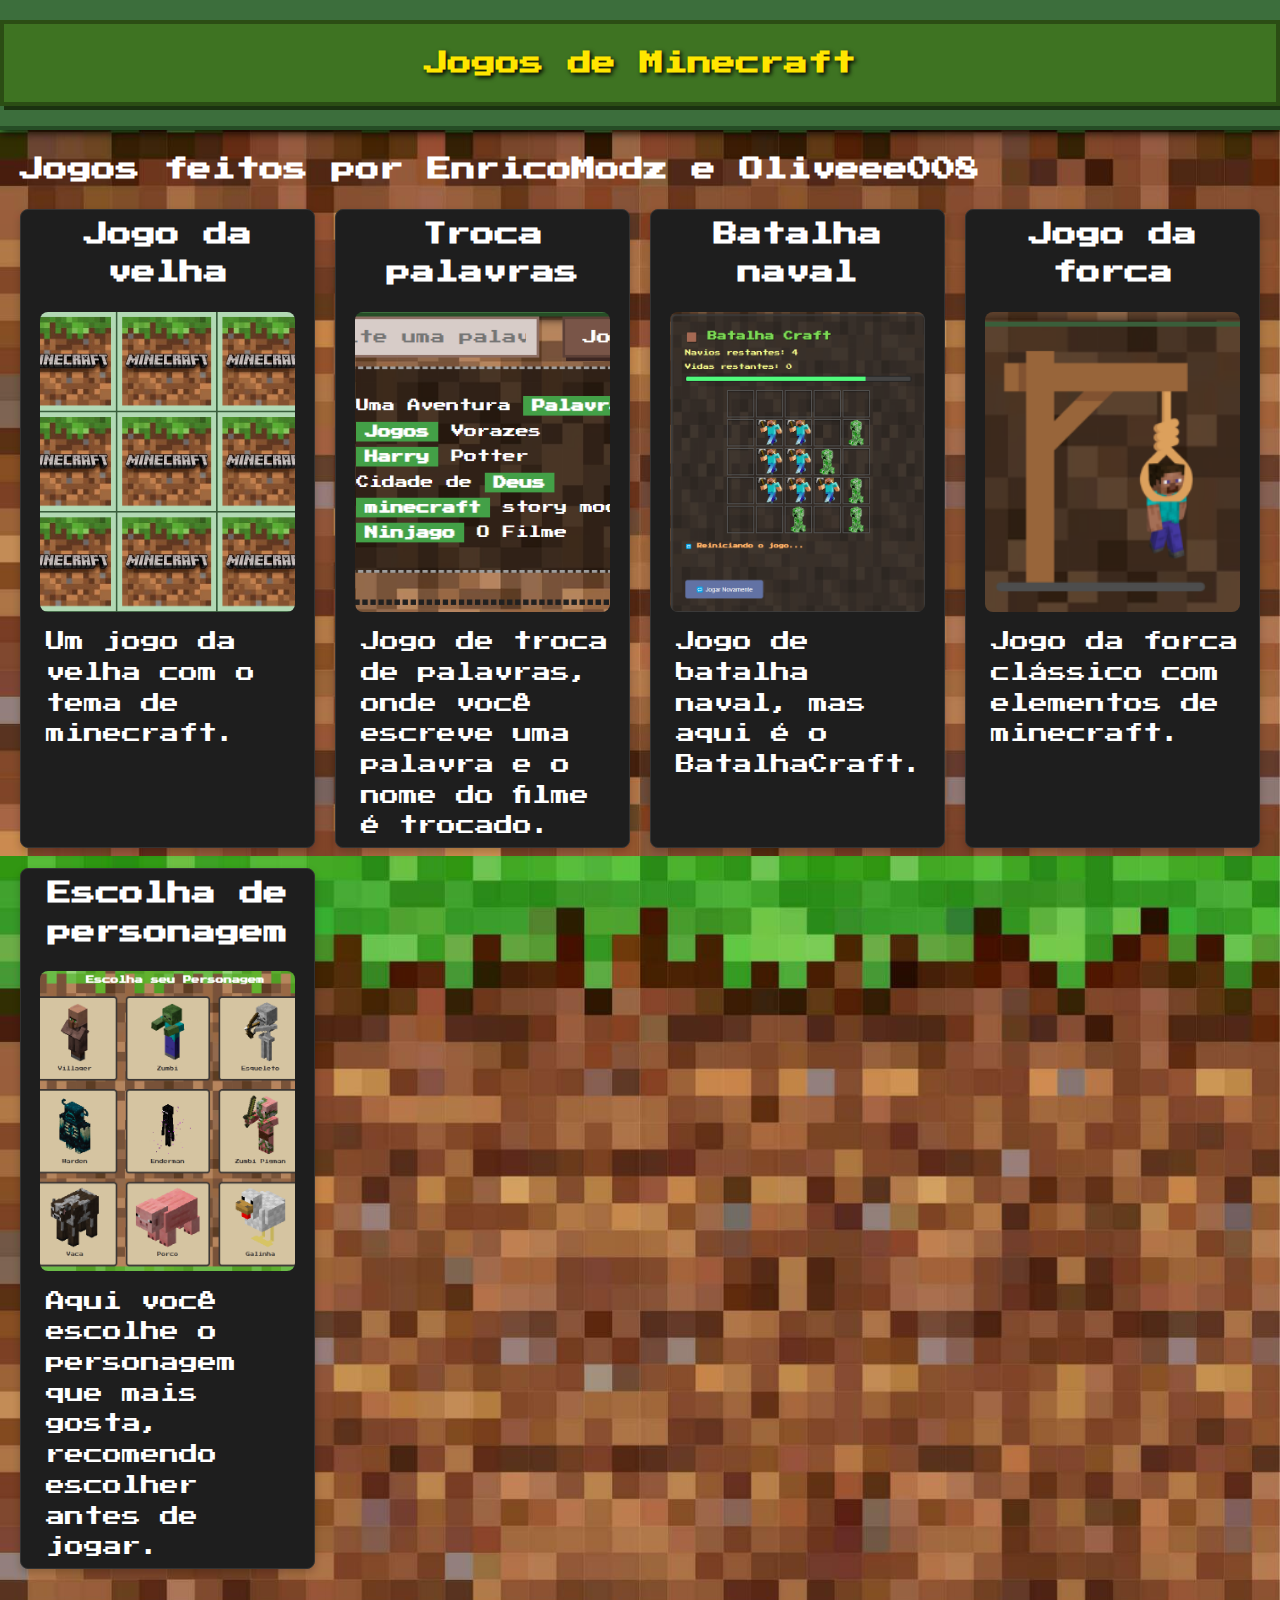
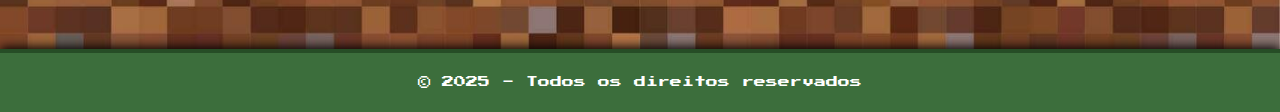
<file: index.html>
<!DOCTYPE html>
<html lang="pt-BR">

  <head>
    <meta charset="UTF-8" />
    <meta name="viewport" content="width=device-width, initial-scale=1.0" />
    <title>Home</title>
    <link rel="stylesheet" href="css/style.css">

  </head>

  <body>
    <header>
      <h1>Jogos de Minecraft</h1>
    </header>

    <div class="container">

      <h2>Jogos feitos por EnricoModz e Oliveee008</h2>

      <a href="JogoDaVelha.html">
        <div class="image-grid">

          <div class="image-card">
            <h2>Jogo da velha</h2>
            <img src="img/jogodavelha.png" />
            <div class="divTexto">
              <p style="font-size: 1.2em;">
                Um jogo da velha com o tema
                de minecraft.
              </p>
            </div>
          </div>
        </a>

        <a href="JogoTrocaPalavras.html">
          <div class="image-card2">
            <h2>Troca palavras</h2>
            <img src="img/trocaPalavra.png" />
            <div class="divTexto">
              <p style="font-size: 1.2em;">
                Jogo de troca de palavras, onde você escreve uma palavra e o
                nome do filme é trocado.
              </p>
            </div>
          </div>
        </a>

        <a href="naval.html"><div class="image-card2">
            <h2>Batalha naval</h2>
            <img src="img/naval.png" />
            <div class="divTexto">
              <p style="font-size: 1.2em;">
                Jogo de batalha naval, mas aqui é o BatalhaCraft.
              </p>
            </div>
          </div>
        </a>

        <a href="forca.html"><div class="image-card2">
            <h2>Jogo da forca</h2>
            <img src="img/forca.png" />
            <div class="divTexto">
              <p style="font-size: 1.2em;">
                Jogo da forca clássico com elementos de minecraft.
              </p>
            </div>
          </div>
        </a>

         <a href="pesonagem.html"><div class="image-card2">
            <h2>Escolha de personagem</h2>
            <img src="img/personagem.png" />
            <div class="divTexto">
              <p style="font-size: 1.2em;">
                Aqui você escolhe o personagem que mais gosta, recomendo escolher antes de jogar.
              </p>
            </div>
          </div>
        </a>

      </div>
    </div>

    <footer>
      <p>&copy; 2025 - Todos os direitos reservados</p>
    </footer>
  </body>

</html>
</file>
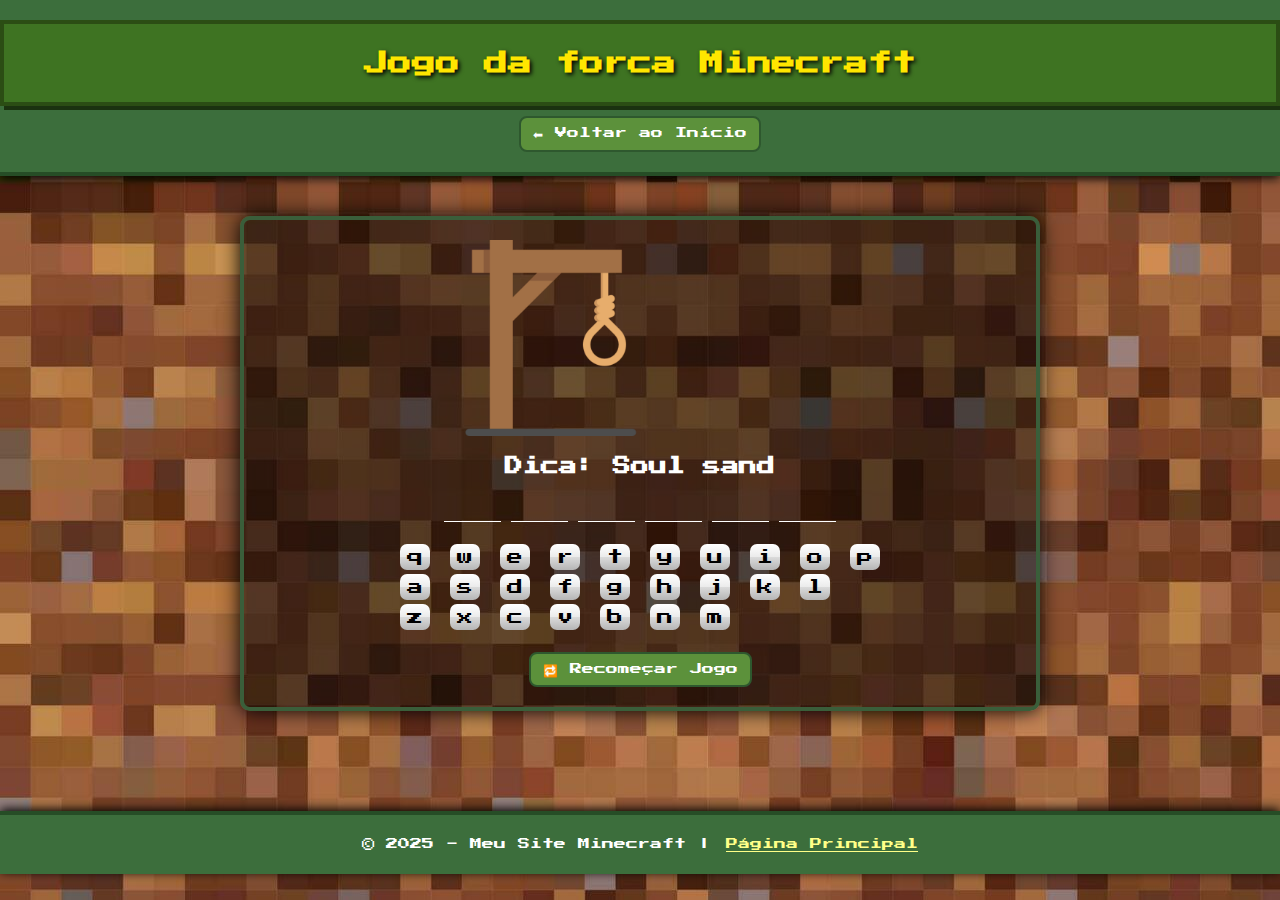
<file: forca.html>
<!DOCTYPE html>
<html lang="pt-br">

<head>
    <meta charset="UTF-8">
    <meta name="viewport" content="width=device-width, initial-scale=1.0">
    <title>Jogo da Forca Mine</title>
    <link rel="stylesheet" href="/css/forca.css">
</head>

<body>

    <header>
      <h1>Jogo da forca Minecraft</h1>
      <nav>
        <a href="index.html">⬅ Voltar ao Início</a>
      </nav>
    </header>

    <main>
        <div id="area">
            <img id="forca" src="img/1.png" width="350" alt="">
            <div id="dica"></div>
            <div id="palavra"></div>
        </div>

        <div id="teclado">
            <button class="tecla" onclick="mandarLetra('q', this)">q</button>
            <button class="tecla" onclick="mandarLetra('w', this)">w</button>
            <button class="tecla" onclick="mandarLetra('e', this)">e</button>
            <button class="tecla" onclick="mandarLetra('r', this)">r</button>
            <button class="tecla" onclick="mandarLetra('t', this)">t</button>
            <button class="tecla" onclick="mandarLetra('y', this)">y</button>
            <button class="tecla" onclick="mandarLetra('u', this)">u</button>
            <button class="tecla" onclick="mandarLetra('i', this)">i</button>
            <button class="tecla" onclick="mandarLetra('o', this)">o</button>
            <button class="tecla" onclick="mandarLetra('p', this)">p</button> <br>
            <button class="tecla" onclick="mandarLetra('a', this)">a</button>
            <button class="tecla" onclick="mandarLetra('s', this)">s</button>
            <button class="tecla" onclick="mandarLetra('d', this)">d</button>
            <button class="tecla" onclick="mandarLetra('f', this)">f</button>
            <button class="tecla" onclick="mandarLetra('g', this)">g</button>
            <button class="tecla" onclick="mandarLetra('h', this)">h</button>
            <button class="tecla" onclick="mandarLetra('j', this)">j</button>
            <button class="tecla" onclick="mandarLetra('k', this)">k</button>
            <button class="tecla" onclick="mandarLetra('l', this)">l</button> <br>
            <button class="tecla" onclick="mandarLetra('z', this)">z</button>
            <button class="tecla" onclick="mandarLetra('x', this)">x</button>
            <button class="tecla" onclick="mandarLetra('c', this)">c</button>
            <button class="tecla" onclick="mandarLetra('v', this)">v</button>
            <button class="tecla" onclick="mandarLetra('b', this)">b</button>
            <button class="tecla" onclick="mandarLetra('n', this)">n</button>
            <button class="tecla" onclick="mandarLetra('m', this)">m</button>
        </div>

         <div class="botao-recomecar" style="margin-top: 20px;">
            <a onclick="iniciarJogo()" >🔁 Recomeçar Jogo</a>
        </div>
        
    </main>

    <footer>
        <p>&copy; 2025 - Meu Site Minecraft | <a href="index.html">Página Principal</a></p>
      </footer>

    <script src="js/forca.js"></script>
</body>

</html>
</file>
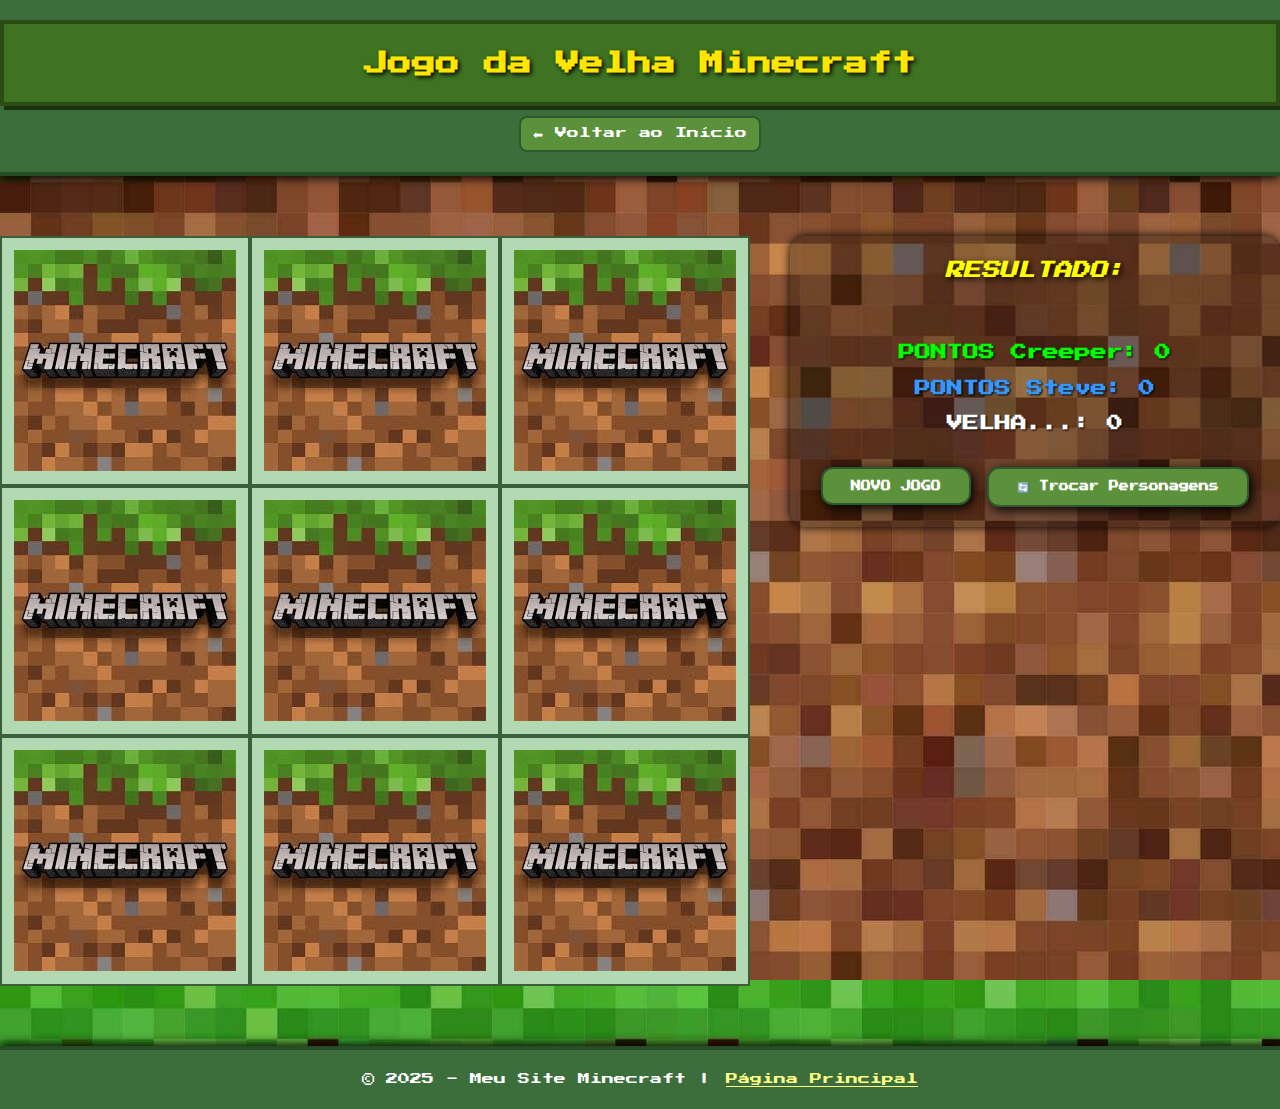
<file: JogoDaVelha.html>
<!DOCTYPE html>
<html lang="pt-BR">
<head>
    <meta charset="UTF-8">
    <title>Jogo da Velha</title>
    <link rel="stylesheet" type="text/css" href="css/velha.css">
    <script type="text/javascript" src="js/velha.js"></script>
</head>
<body onload="recomeca()">
    <header>
      <h1>Jogo da Velha Minecraft</h1>
      <nav>
        <a href="index.html">⬅ Voltar ao Início</a>
      </nav>
    </header>

    <div id="jogoTodo">
    <div id="jogo">
        <div class="linha">
            <div class="casa" id="casa0" onclick="verifica(0)"><img src="" id="img0" /></div>
            <div class="casa" id="casa1" onclick="verifica(1)"><img src="" id="img1" /></div>
            <div class="casa" id="casa2" onclick="verifica(2)"><img src="" id="img2" /></div>
        </div>
        <div class="linha">
            <div class="casa" id="casa3" onclick="verifica(3)"><img src="" id="img3" /></div>
            <div class="casa" id="casa4" onclick="verifica(4)"><img src="" id="img4" /></div>
            <div class="casa" id="casa5" onclick="verifica(5)"><img src="" id="img5" /></div>
        </div>
        <div class="linha">
            <div class="casa" id="casa6" onclick="verifica(6)"><img src="" id="img6" /></div>
            <div class="casa" id="casa7" onclick="verifica(7)"><img src="" id="img7" /></div>
            <div class="casa" id="casa8" onclick="verifica(8)"><img src="" id="img8" /></div>
        </div>
    </div>

    <div id="resultado">
        <p id="resposta">RESULTADO:</p>
        <br>
        <p id="xis" class="xis">PONTOS Creeper: 0 </p>
        <p id="bola" class="bola">PONTOS Steve: 0 </p>
        <p id="velha" class="velha">VELHA...: 0 </p>
        <form>
            <input type="button" id="btnNovo" value="NOVO JOGO" onclick="recomeca()"/>
            <input type="button" value="🔄 Trocar Personagens" onclick="trocarPersonagens()" class="botao-recomecar"/>

        </form>
    </div>
</div>

    <footer>
        <p>&copy; 2025 - Meu Site Minecraft | <a href="index.html">Página Principal</a></p>
      </footer>
    </body>
    
</body>
</html>
</file>
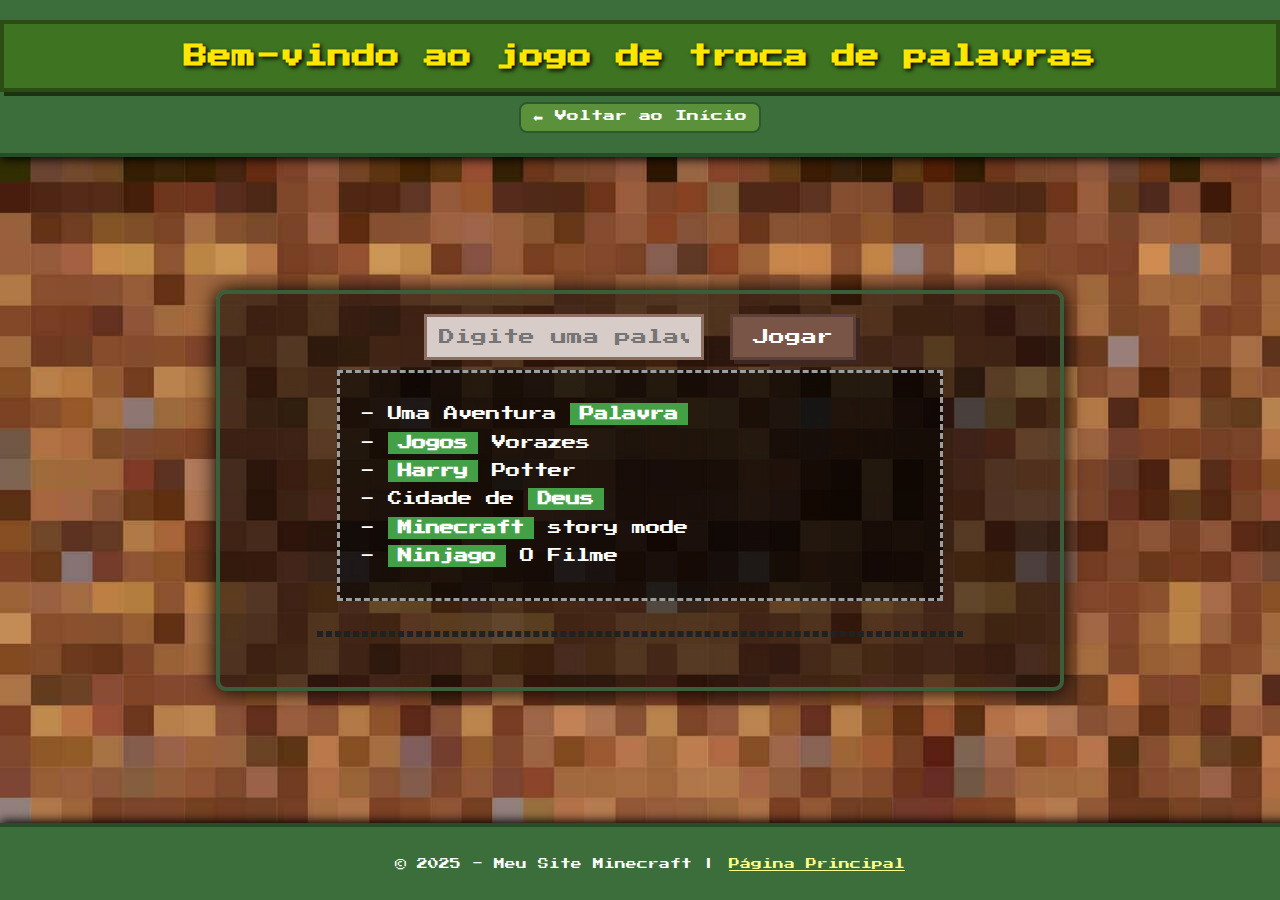
<file: JogoTrocaPalavras.html>
<!DOCTYPE html>
<html lang="pt-br">

<head>
    <meta charset="UTF-8">
    <meta http-equiv="X-UA-Compatible" content="IE=edge">
    <meta name="viewport" content="width=device-width, initial-scale=1.0">
    <title>Troca Palavra Minecraft</title>
    <link rel="stylesheet" href="css/palavra.css">
</head>
<body>
    <header>
      <h1>Bem-vindo ao jogo de troca de palavras</h1>
      <nav>
        <a href="index.html">⬅ Voltar ao Início</a>
      </nav>
    </header>

    <main>
    <input id="palavra" type="text" placeholder="Digite uma palavra">
    <button onclick="jogar()">Jogar</button>

    <div id="caixaPalavras">
        <p>- Uma Aventura <strong>Palavra</strong></p>
        <p>- <strong>Jogos</strong> Vorazes</p>
        <p>- <strong>Harry</strong>  Potter</p>
        <p>-  Cidade de <strong>Deus</strong></p>
        <p>- <strong>Minecraft</strong>  story mode</p>
        <p>- <strong>Ninjago</strong> O Filme </p>
    </div>

    <hr>
    </main>
    <footer>
        <p>&copy; 2025 - Meu Site Minecraft | <a href="index.html">Página Principal</a></p>
      </footer> 
    </body>


    <script src="js/palavra.js"></script>
</body>

</html>
</file>
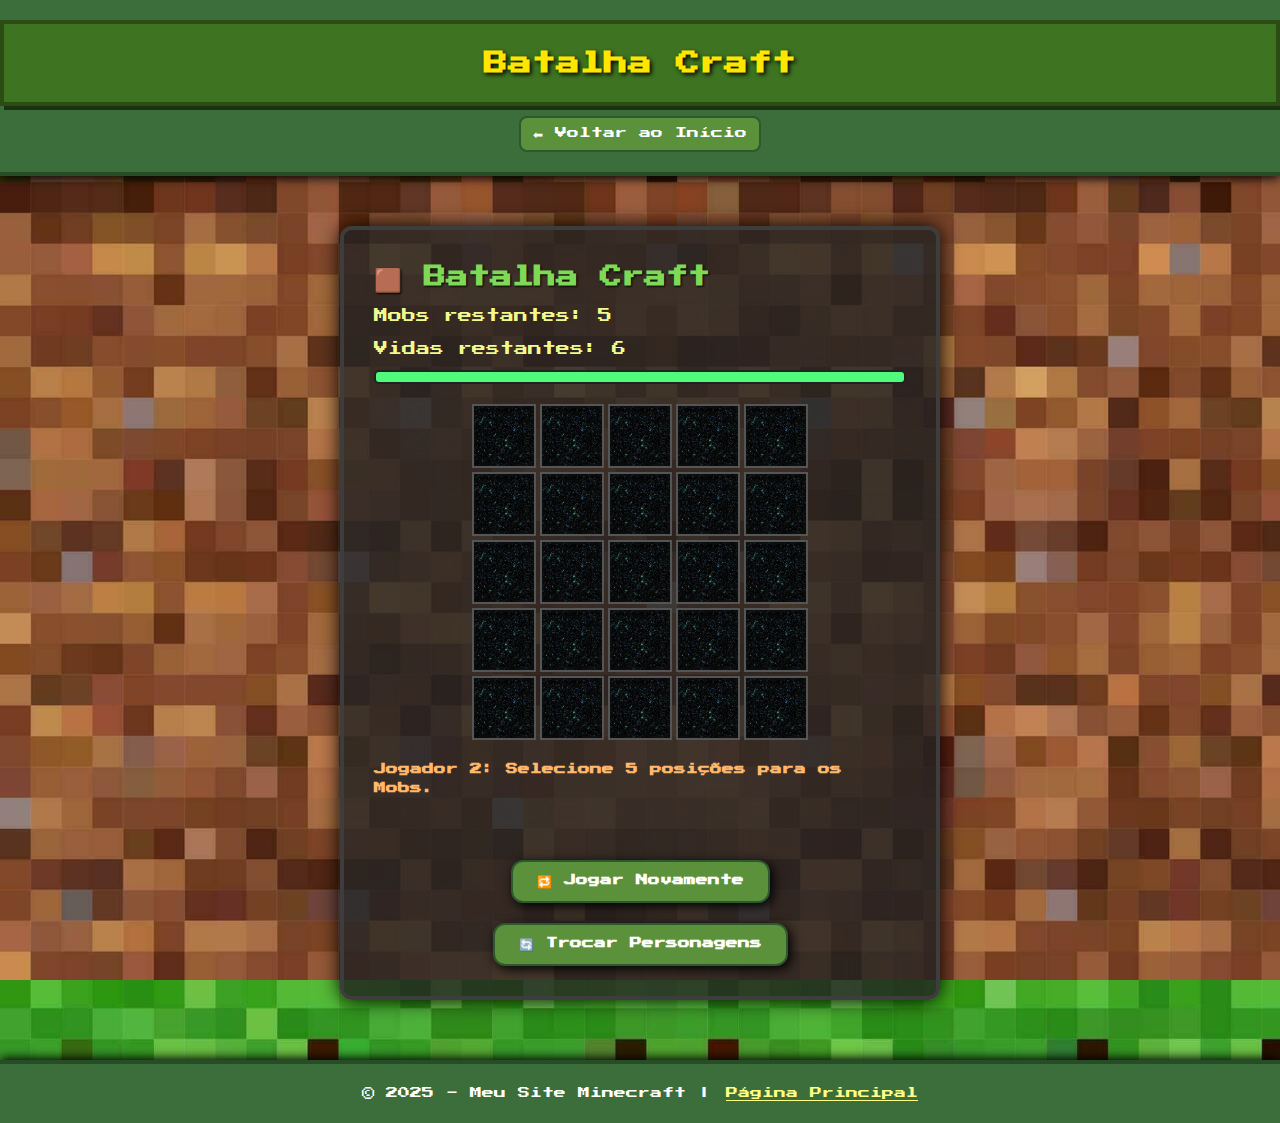
<file: naval.html>
<!DOCTYPE html>
<html lang="pt-BR">
<head>
  <meta charset="UTF-8">
  <title>Batalha Craft</title>
  <link rel="stylesheet" href="css/naval.css">
</head>
<body>
  <header>
    <h1>Batalha Craft</h1>
    <nav>
      <a href="index.html">⬅ Voltar ao Início</a>
    </nav>
  </header>
  
  <div class="container">
    <h2>🟫 Batalha Craft</h2>

    <p class="info">Mobs restantes: <span id="navios">3</span></p>
    <p class="info">Vidas restantes: <span id="vidas">10</span></p>
    <div class="barra-progresso"><div id="barra" class="preenchimento"></div></div>
    <div id="tabuleiro" class="grid"></div>
    <p id="mensagem"></p>

    <!-- Botões -->
    <div style="display: flex; flex-direction: column; align-items: center; gap: 10px; margin-top: 20px;">
      <input type="button" value="🔁 Jogar Novamente" onclick="iniciarJogo()" class="botao-recomecar"/>
      <input type="button" value="🔄 Trocar Personagens" onclick="trocarPersonagens()" class="botao-recomecar"/>
    </div>
  </div>

  <script src="js/naval.js"></script>

  <footer>
    <p>&copy; 2025 - Meu Site Minecraft | <a href="index.html">Página Principal</a></p>
  </footer>
</body>
</html>
</file>
<file: css/style.css>
@import url('https://fonts.googleapis.com/css2?family=Press+Start+2P&display=swap');

:root {
  --bg-color: #121212;
  --text-color: #ffffff;
  --card-bg: #1e1e1e;
  --header-footer-bg: #1f1f1f;
  --link-color: #66b2ff;
  --border-color: #333;
}

* {
  margin: 0;
  padding: 0;
  box-sizing: border-box;
}

body {
  font-family: 'Press Start 2P', cursive;
  line-height: 1.6;
  background-color: #5b9442;
  background-repeat: round;
  background-image: url(../img/terra2.jpg);
  color: var(--text-color);
  display: flex;
  flex-direction: column;
  min-height: 100vh;
}

h1 {
  background-color: #3e7322;
  padding: 20px;
  border: 4px solid #2b4d14;
  box-shadow: 4px 4px #1b3210;
  color: #ffe600;
  font-size: 1.5em;
  margin-bottom: 30px;
  text-shadow: 2px 2px 4px #000;
  margin: 0;
}

header {
  width: 100%;
  background-color: #3c6e3c;
  padding: 20px 0;
  text-align: center;
  border-bottom: 4px solid #264d26;
  box-shadow: 0 2px 10px #000;
}

header nav {
  margin-top: 10px;
}

header nav a {
  display: inline-block;
  text-decoration: none;
  color: #fff;
  font-size: 12px;
  background-color: #5c913b;
  padding: 6px 12px;
  border-radius: 8px;
  border: 2px solid #2e582e;
  transition: background-color 0.2s ease;
}

header nav a:hover {
  background-color: #4c7a33;
}

h2 {
  margin-bottom: 20px;
}

a {
  text-decoration: none;
  color: white;
}

nav a {
  color: var(--link-color);
  margin: 0 15px;
  font-weight: bold;
  background-color: #333;
  padding: 10px 20px;
  border-radius: 5px;
  transition: background-color 0.3s ease;
  text-decoration: none;
}

nav a:hover {
  background-color: #444;
  text-decoration: underline;
}

.container {
  flex: 1;
  padding: 20px;
}

.image-grid {
  display: grid;
  grid-template-columns: repeat(auto-fit, minmax(250px, 1fr));
  gap: 20px;
  margin-top: 20px;
}

.image-card,
.image-card2 {
  background: var(--card-bg);
  padding: 5px;
  border-radius: 8px;
  box-shadow: 0 4px 8px rgba(0, 0, 0, 0.2);
  text-align: center;
  border: 1px solid var(--border-color);
  transition: transform 0.2s ease;
  max-width: 400px;
  margin: 0 auto;
  height: 100%;
}

.image-card:hover,
.image-card2:hover {
  transform: scale(1.05);
}

.image-card img,
.image-card2 img {
  max-width: 90%;
  height: 300px;
  border-radius: 8px;
  object-fit: cover;
}

.image-card p,
.image-card2 p {
  font-size: 0.9rem;
  padding-top: 10px;
  text-decoration: none;
}

.divTexto {
  padding-left: 20px;
  padding-right: 15px;
  text-align: left;
}

footer {
  width: 100%;
  background-color: #3c6e3c;
  text-align: center;
  padding: 20px 10px;
  margin-top: 60px;
  border-top: 4px solid #264d26;
  color: #fff;
  font-size: 12px;
  box-shadow: 0 -2px 10px #000;
}

footer a {
  color: #ffff88;
  text-decoration: underline;
  margin-left: 4px;
}

footer a:hover {
  color: #fff;
}

@media (max-width: 600px) {
  nav a {
    display: block;
    margin: 10px 0;
  }

 
}
</file>
<file: css/forca.css>
@import url('https://fonts.googleapis.com/css2?family=Press+Start+2P&display=swap');

* {
    margin: 0;
    padding: 0;
    box-sizing: border-box;
}

body {
    font-family: 'Press Start 2P', cursive;
    line-height: 1.6;
    display: flex;
    flex-direction: column;
    min-height: 100vh;
    background: #5b9442;
    background-image: url(../img/terra2.jpg);
    color: var(--text-color);
}

#area {
    width: 100%;
    overflow-wrap: break-word;
    text-align: center;
}

main {
    max-width: 800px;
    width: 90%;
    margin: 40px auto;
    display: flex;
    padding: 20px;
    background-color: rgba(0, 0, 0, 0.5);
    border: 4px solid #3a5e3a;
    border-radius: 10px;
    box-shadow: 0 0 20px #000;
    flex-wrap: wrap;
    flex-direction: column;
    align-items: center;
}

#dica {
    margin: 10px;
    font-size: 18px;
    font-weight: bold;
    color: white;
    text-align: center;
    word-wrap: break-word;
    max-width: 100%;
}


u {
    margin: 0 5px;
    font-size: 1.2em;
}

#palavra {
    margin: 15px;
    color: white;
}

button {
    font-family: 'Press Start 2P', cursive;
    font-size: 1em;
    width: 30px;
    padding: 5px;
    background: linear-gradient(to bottom, #ffffff 0%, #ebebeb 50%, #dbdbdb 50%, #b5b5b5);
    border-radius: 7px;
    border: none;
    cursor: pointer;
    margin: 2px;
}

button:hover {
    background: linear-gradient(to top, #ffffff 0%, #ebebeb 50%, #dbdbdb 50%, #b5b5b5);
}

button:disabled {
    background: #b5b2b2;
    color: #cbcbcb;
}

header {
  width: 100%;
  background-color: #3c6e3c;
  padding: 20px 0;
  text-align: center;
  border-bottom: 4px solid #264d26;
  box-shadow: 0 2px 10px #000;
}


header nav {
  margin-top: 10px;
}

header nav a {
  display: inline-block;
  text-decoration: none;
  color: #fff;
  font-size: 12px;
  background-color: #5c913b;
  padding: 6px 12px;
  border-radius: 8px;
  border: 2px solid #2e582e;
  transition: background-color 0.2s ease;
}

header nav a:hover {
  background-color: #4c7a33;
}

footer {
  width: 100%;
  background-color: #3c6e3c;
  text-align: center;
  padding: 20px 10px;
  margin-top: 60px;
  border-top: 4px solid #264d26;
  color: #fff;
  font-size: 12px;
  box-shadow: 0 -2px 10px #000;
}

footer a {
  color: #ffff88;
  text-decoration: underline;
  margin-left: 4px;
}

footer a:hover {
  color: #fff;
}

h1 {
  background-color: #3e7322;
  padding: 20px;
  border: 4px solid #2b4d14;
  box-shadow: 4px 4px #1b3210;
  color: #ffe600;
  font-size: 1.5em;
  margin-bottom: 30px;
  text-shadow: 2px 2px 4px #000;
  margin: 0;
}

#btn-recomecar {
    margin-top: 20px;
    font-size: 14px;
    padding: 10px 20px;
    background-color: #ffd700;
    border: 2px solid #b8860b;
    border-radius: 10px;
    color: #000;
    cursor: pointer;
    box-shadow: 2px 2px 5px #000;
}

#btn-recomecar:hover {
    background-color: #ffec8b;
}

.botao-recomecar {
    display: inline-block;
    text-decoration: none;
    color: #fff;
    font-size: 12px;
    background-color: #5c913b;
    padding: 6px 12px;
    border-radius: 8px;
    border: 2px solid #2e582e;
    transition: background-color 0.2s ease;
    font-family: 'Press Start 2P', cursive;
    margin-top: 10px;
    cursor: pointer;
}

.botao-recomecar:hover {
    background-color: #4c7a33;
}
</file>
<file: css/velha.css>
@import url('https://fonts.googleapis.com/css2?family=Press+Start+2P&display=swap');

* {
  margin: 0;
  padding: 0;
  box-sizing: border-box;
}

html{
  height: 100%;
}

body {
  font-family: 'Press Start 2P', cursive;
  line-height: 1.6;
  height: 100%;
  display: flex;
  flex-direction: column;
  min-height: 100vh;
  background: #5b9442;
  background-image: url(../img/terra2.jpg);
  color: var(--text-color);
}

h1 {
  background-color: #3e7322;
  padding: 20px;
  border: 4px solid #2b4d14;  
  box-shadow: 4px 4px #1b3210;
  color: #ffe600;
  font-size: 1.5em;
  margin-bottom: 30px;
  text-shadow: 2px 2px 4px #000;
  margin: 0;
}
.jogo {
  width: 450px;
  height: 450px;
  display: flex;
  flex-direction: column;
  border: 6px solid #2e582e;
  box-shadow: 0 0 30px #1c1c1c;
  background-color: #8ebf8e;
  border-radius: 16px;
  overflow: hidden;
}

.linha {
  display: flex;
  flex: 1;
}

.casa {
  width: 250px;
  height: 250px;
  border: 2px solid #3a5e3a;
  background-color: #b3d9b3;
  transition: background-color 0.2s ease;
  position: relative;
}

.casa:hover {
  background-color: #a3c9a3;
}

.casa img {
  width: 90%;
  height: 90%;
  object-fit: contain;
  pointer-events: none;
  margin: 5%;
  image-rendering: pixelated;
}

#resultado {
  margin: 0;
  text-align: center;
  background-color: rgba(0, 0, 0, 0.3);
  padding: 20px;
  border-radius: 16px;
  box-shadow: 0 0 10px #000;
  width: 600px;
  height: fit-content;
}

#jogoTodo {
  display: flex;
  justify-content: center;
  align-items: flex-start;
  gap: 40px;
  margin-top: 60px;
}

#resposta {
  font-size: 32px;
  font-style: italic;
  font-weight: bold;
  color: #ffff00;
  text-shadow: 2px 2px 6px #000;
  margin-bottom: 20px;
}

.xis, .bola, .velha {
  font-weight: bold;
  text-shadow: 1px 1px 2px #000;
  margin: 10px 0;
}

.xis {
  color: #00ff00;
}

.bola {
  color: #3399ff;
}

.velha {
  color: #ffffff;
}

input[type=button] {
  background-color: #5c913b;
  border: 2px solid #2e582e;
  border-radius: 12px;
  color: #fff;
  font-size: 10px;
  font-weight: bold;
  padding: 12px 28px;
  margin-top: 20px;
  box-shadow: 3px 3px 12px #000;
  cursor: pointer;
  transition: background-color 0.3s ease, transform 0.2s;
  font-family: 'Press Start 2P', cursive;
}

input[type=button]:hover {
  background-color: #4c7a33;
  transform: scale(1.05);
}

main {
  max-width: 800px;
  width: 90%;
  margin: 40px auto;
  padding: 20px;
  background-color: rgba(0, 0, 0, 0.5);
  border: 4px solid #3a5e3a;
  border-radius: 10px;
  box-shadow: 0 0 20px #000;
}

header {
  width: 100%;
  background-color: #3c6e3c;
  padding: 20px 0;
  text-align: center;
  border-bottom: 4px solid #264d26;
  box-shadow: 0 2px 10px #000;
}

header {
  width: 100%;
  background-color: #3c6e3c;
  padding: 20px 0;
  text-align: center;
  border-bottom: 4px solid #264d26;
  box-shadow: 0 2px 10px #000;
}

header nav {
  margin-top: 10px;
}

header nav a {
  display: inline-block;
  text-decoration: none;
  color: #fff;
  font-size: 12px;
  background-color: #5c913b;
  padding: 6px 12px;
  border-radius: 8px;
  border: 2px solid #2e582e;
  transition: background-color 0.2s ease;
}

header nav a:hover {
  background-color: #4c7a33;
}

footer {
  width: 100%;
  background-color: #3c6e3c;
  text-align: center;
  padding: 20px 10px;
  margin-top: 60px;
  border-top: 4px solid #264d26;
  color: #fff;
  font-size: 12px;
  box-shadow: 0 -2px 10px #000;
}

footer a {
  color: #ffff88;
  text-decoration: underline;
  margin-left: 4px;
}

footer a:hover {
  color: #fff;
}
</file>
<file: css/palavra.css>
@import url('https://fonts.googleapis.com/css2?family=Press+Start+2P&display=swap');


body {
  font-family: 'Press Start 2P', cursive;
  background: #5b9442;
  background-image: url(../img/terra2.jpg);
  padding: 30px;
  text-align: center;
  color: #fff;
  height: 100%;
  margin: 0;
  display: flex;
  flex-direction: column;
  justify-content: space-between;
  min-height: 100vh;
  padding: 0;
}

h1 {
  background-color: #3e7322;
  padding: 20px;
  border: 4px solid #2b4d14;
  box-shadow: 4px 4px #1b3210;
  color: #ffe600;
  font-size: 1.5em;
  margin-bottom: 30px;
  text-shadow: 2px 2px 4px #000;
  margin: 0;
}

input {
  padding: 12px;
  width: 250px;
  border: 3px solid #8d6e63;
  border-radius: 0;
  font-size: 1em;
  margin-bottom: 10px;
  background-color: #d7ccc8;
  color: #2e2e2e;
  font-family: 'Press Start 2P', cursive;
}

button {
  background-color: #795548;
  color: #fff;
  border: 3px solid #5d4037;
  padding: 12px 20px;
  font-size: 1em;
  border-radius: 0;
  cursor: pointer;
  box-shadow: 4px 4px #3e2723;
  font-family: 'Press Start 2P', cursive;
  margin-left: 10px;
}

button:hover {
  background-color: #6d4c41;
}

#caixaPalavras {
  width: 70%;
  margin: auto;
  text-align: left;
  background-color: rgba(0, 0, 0, 0.6);
  padding: 20px;
  border: 3px dashed #9e9e9e;
}

p {
  font-size: 0.9em;
  color: #fff;
}

hr {
  margin: 30px auto;
  width: 80%;
  border: 3px dashed #212121;
}

strong {
  background-color: #43a047;
  color: #fff;
  padding: 4px 10px;
  border-radius: 0;
}

main {
  max-width: 800px;
  width: 90%;
  margin: 40px auto;
  padding: 20px;
  background-color: rgba(0, 0, 0, 0.5);
  border: 4px solid #3a5e3a;
  border-radius: 10px;
  box-shadow: 0 0 20px #000;
}

header {
  width: 100%;
  background-color: #3c6e3c;
  padding: 20px 0;
  text-align: center;
  border-bottom: 4px solid #264d26;
  box-shadow: 0 2px 10px #000;
}

header nav {
  margin-top: 10px;
}

header nav a {
  display: inline-block;
  text-decoration: none;
  color: #fff;
  font-size: 12px;
  background-color: #5c913b;
  padding: 6px 12px;
  border-radius: 8px;
  border: 2px solid #2e582e;
  transition: background-color 0.2s ease;
}

header nav a:hover {
  background-color: #4c7a33;
}

footer {
  width: 100%;
  background-color: #3c6e3c;
  text-align: center;
  padding: 20px 10px;
  border-top: 4px solid #264d26;
  color: #fff;
  font-size: 12px;
  box-shadow: 0 -2px 10px #000;
}

footer a {
  color: #ffff88;
  text-decoration: underline;
  margin-left: 4px;
}

footer a:hover {
  color: #fff;
}
</file>
<file: css/naval.css>
@import url('https://fonts.googleapis.com/css2?family=Press+Start+2P&display=swap');

* {
  margin: 0;
  padding: 0;
  box-sizing: border-box;
}

html{
  height: 100%;
}

body {
  font-family: 'Press Start 2P', cursive;
  line-height: 1.6;
  height: 100%;
  display: flex;
  flex-direction: column;
  min-height: 100vh;
  background: #5b9442;
  background-image: url(../img/terra2.jpg);
  color: var(--text-color);
}

h1 {
  background-color: #3e7322;
  padding: 20px;
  border: 4px solid #2b4d14;
  box-shadow: 4px 4px #1b3210;
  color: #ffe600;
  font-size: 1.5em;
  margin-bottom: 30px;
  text-shadow: 2px 2px 4px #000;
  margin: 0;
}

.wrapper {
  flex: 1;
}

.container {
  background-color: rgba(34, 34, 34, 0.8);
  padding: 30px;
  border: 4px solid #3d3d3d;
  border-radius: 12px;
  width: 600px;
  max-width: 600px;
  margin: 50px auto 0;
  box-shadow: 0 0 20px #000;
}

h2 {
  font-size: 1.4em;
  margin-bottom: 10px;
  color: #7ed957;
  text-shadow: 1px 1px 2px #000;
}

.info {
  margin: 10px 0;
  font-size: 14px;
  color: #f1fa8c;
}

.barra-progresso {
  width: 100%;
  height: 14px;
  background: #444;
  border: 2px solid #222;
  border-radius: 5px;
  margin-bottom: 20px;
  overflow: hidden;
}

.preenchimento {
  width: 100%;
  height: 100%;
  background: #50fa7b;
  transition: width 0.3s ease;
}

.grid {
  display: grid;
  grid-template-columns: repeat(5, 64px);
  gap: 4px;
  justify-content: center;
  margin: 20px auto;
}

.celula {
  width: 64px;
  height: 64px;
  background-image: url('/img/bloco.jfif');
  background-size: cover;
  border: 2px solid #555;
  box-shadow: inset 0 0 4px #111;
  font-size: 28px;
  display: flex;
  align-items: center;
  justify-content: center;
  user-select: none;
  cursor: pointer;
  transition: 0.2s;
}

.celula:hover {
  filter: brightness(1.2);
  transform: scale(1.05);
}

.celula.acerto {
  background-image: url('/img/acerto.png') no-repeat center/cover;
  color: #fff;
}

.celula.erro {
  background-image: url('/img/erro.jfif') no-repeat center/cover;
  color: #fff;
}

#mensagem {
  font-size: 12px;
  margin-top: 10px;
  font-weight: bold;
  color: #ffb86c;
  min-height: 70px; 
  white-space: pre-line; 
  max-width: 500px;
}

#reiniciar {
  margin-top: 20px;
  padding: 12px 25px;
  font-size: 14px;
  background-color: #6272a4;
  color: #fff;
  border: none;
  border-radius: 5px;
  cursor: pointer;
  transition: 0.3s ease;
}

#reiniciar:hover {
  background-color: #44475a;
  transform: scale(1.05);
}

.icone {
  width: 100%;
  height: 100%;
  object-fit: cover;
  pointer-events: none;
}

header {
  width: 100%;
  background-color: #3c6e3c;
  padding: 20px 0;
  text-align: center;
  border-bottom: 4px solid #264d26;
  box-shadow: 0 2px 10px #000;
}


header nav {
  margin-top: 10px;
}

header nav a {
  display: inline-block;
  text-decoration: none;
  color: #fff;
  font-size: 12px;
  background-color: #5c913b;
  padding: 6px 12px;
  border-radius: 8px;
  border: 2px solid #2e582e;
  transition: background-color 0.2s ease;
}

header nav a:hover {
  background-color: #4c7a33;
}

footer {
  width: 100%;
  background-color: #3c6e3c;
  text-align: center;
  padding: 20px 10px;
  margin-top: 60px;
  border-top: 4px solid #264d26;
  color: #fff;
  font-size: 12px;
  box-shadow: 0 -2px 10px #000;
}

footer a {
  color: #ffff88;
  text-decoration: underline;
  margin-left: 4px;
}

footer a:hover {
  color: #fff;
}

.botao-recomecar {
  background-color: #5c913b;
  border: 2px solid #2e582e;
  border-radius: 12px;
  color: #fff;
  font-size: 12px;
  font-weight: bold;
  padding: 12px 24px;
  margin-top: 10px;
  box-shadow: 3px 3px 12px #000;
  cursor: pointer;
  transition: background-color 0.3s ease, transform 0.2s;
  font-family: 'Press Start 2P', cursive;
}

.botao-recomecar:hover {
  background-color: #4c7a33;
  transform: scale(1.05);
}

.posicionado {
  outline: 3px solid #8bc34a;
  outline-offset: -2px;
  box-shadow: 0 0 8px #8bc34a;
}
</file>
